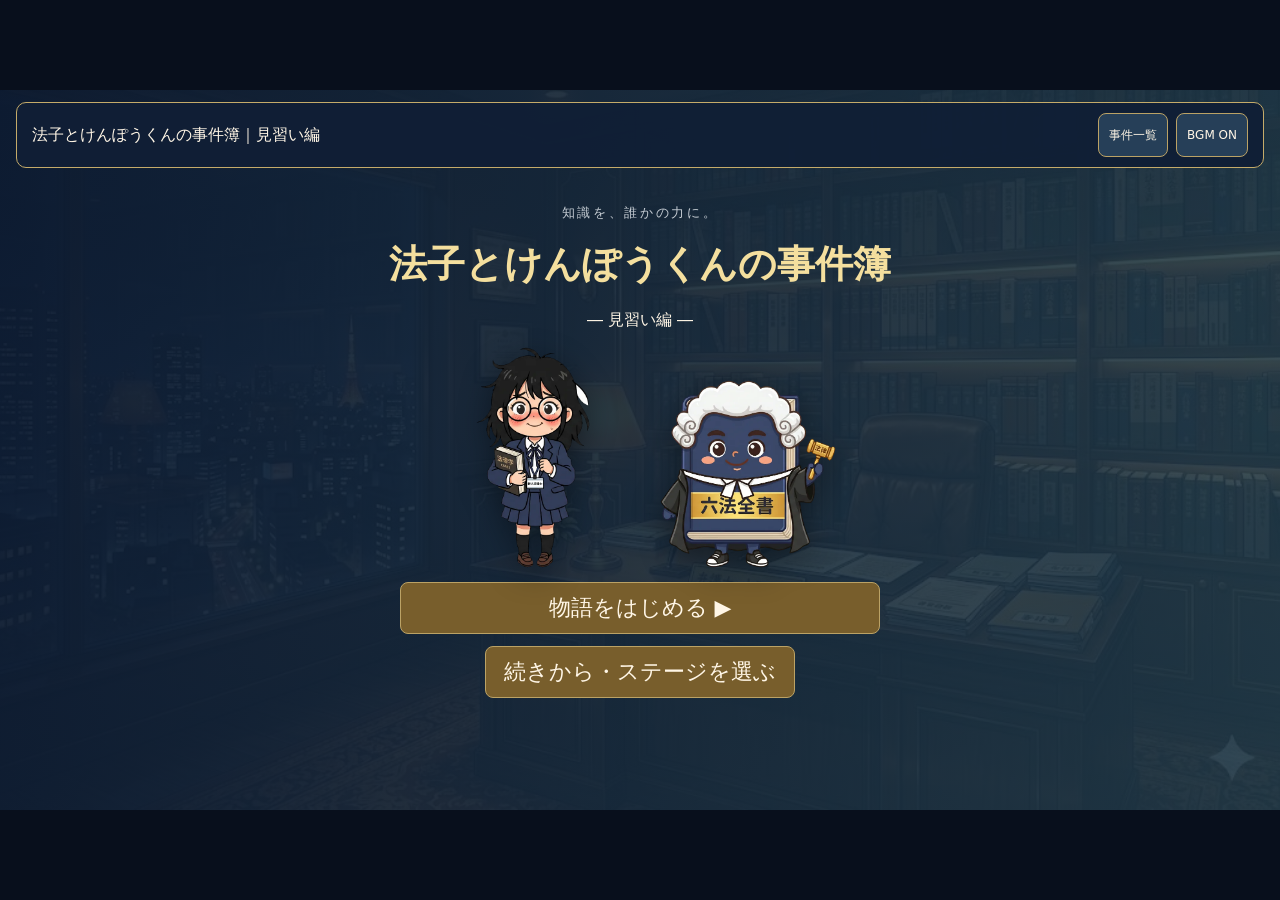
<file: index.html>
<!doctype html><html lang="ja"><meta charset="utf-8"><meta name="viewport" content="width=device-width,initial-scale=1"><title>法子とけんぽうくんの事件簿｜見習い編</title><link rel="stylesheet" href="game-v6/style.css?v=20261103-evidence1"><main id="game"><header><span>CASE 01　おばあちゃんと国民主権の謎</span><button id="home">事件一覧</button><button id="audio" aria-pressed="true">BGM ON</button></header><div id="phase">相棒との出会い</div><div id="cast"><div class="actor noriko" data-person="n"><div class="sprite" role="img" aria-label="法子"></div><span>法子</span></div><div class="actor sadako" data-person="s"><div class="sprite" role="img" aria-label="さだ子"></div><span>田中さだ子</span></div><div class="actor kenpo" data-person="k"><div class="sprite" role="img" aria-label="けんぽうくん"></div><span>けんぽうくん</span></div></div><section id="panel" aria-label="会話と問題"><div id="speaker"></div><p id="line" aria-live="polite"></p><div id="choices"></div><p id="feedback" role="status"></p><nav><span id="progress"></span><button id="next">相談を聞く ▶</button></nav></section><div id="start"></div></main><audio id="bgm" src="bgm_walk.mp3" loop preload="none"></audio><script src="game-v6/cases-data.js?v=20261103-evidence1"></script><script src="game-v6/game.js?v=20261103-evidence1"></script><script src="game-v6/journey-data.js?v=20261103-evidence1"></script><script src="game-v6/journey.js?v=20261103-evidence1"></script><script src="game-v6/article-data.js?v=20261103-evidence1"></script><script src="game-v6/minigame.js?v=20261103-evidence1"></script></html>
</file>
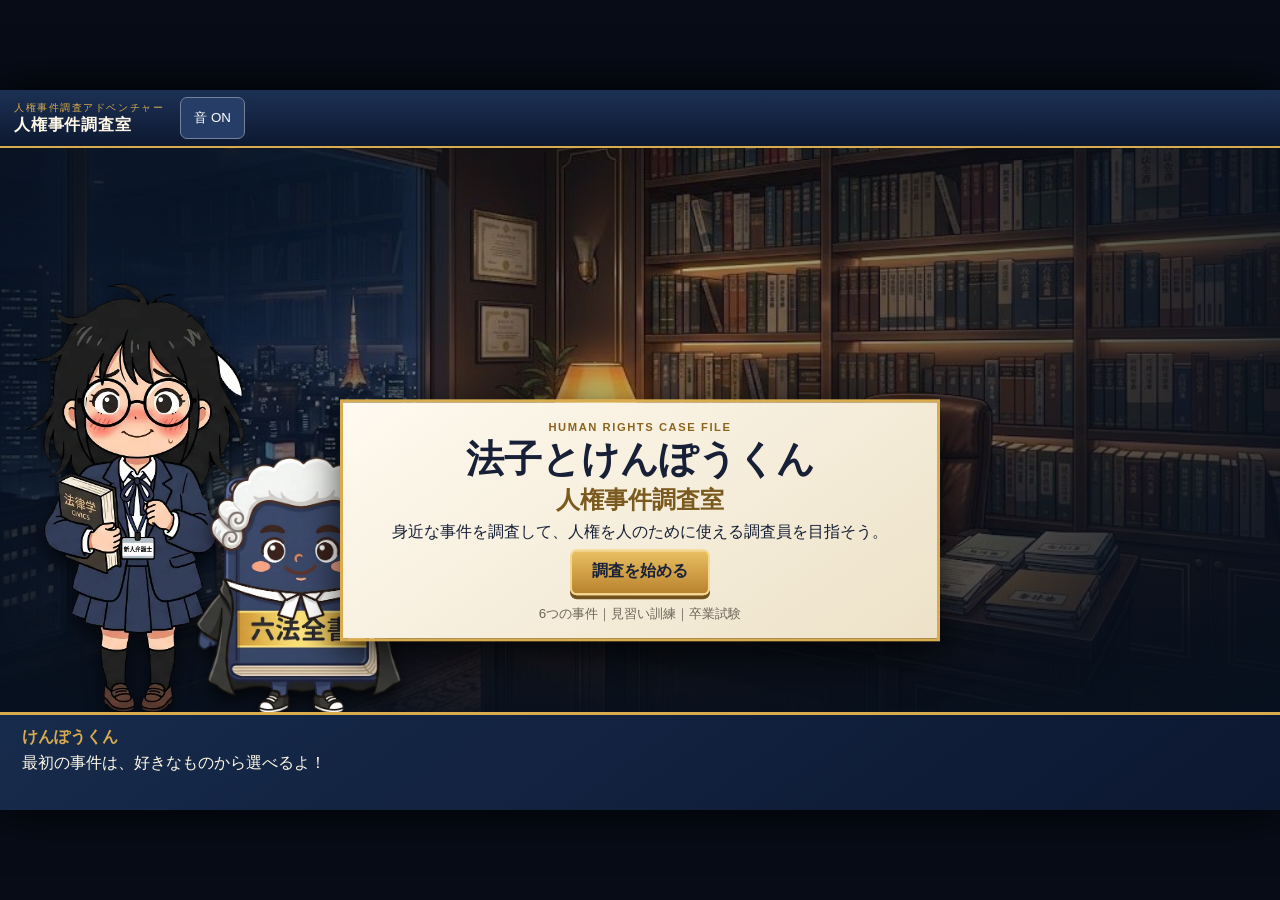
<file: app-v2/index.html>
<!doctype html>
<html lang="ja">
<head>
  <meta charset="utf-8">
  <meta name="viewport" content="width=device-width,initial-scale=1,viewport-fit=cover">
  <meta name="theme-color" content="#0d1830">
  <title>法子とけんぽうくん V2｜人権事件調査室</title>
  <link rel="stylesheet" href="preview-v4.css?v=20261011d">
</head>
<body>
  <main class="preview-shell">
    <header class="topbar">
      <button id="mapButton" class="top-button">事件一覧</button>
      <div class="title"><small>人権事件調査アドベンチャー</small><strong id="screenTitle">人権事件調査室</strong></div>
      <div class="top-actions">
        <button id="soundButton" class="top-button" aria-pressed="true">音 ON</button>
        <button id="resetButton" class="top-button">進行を最初から</button>
      </div>
    </header>
    <section class="growth" aria-label="法子の成長段階">
      <div class="growth-line"></div>
      <div id="growthSteps" class="growth-steps"></div>
      <div id="norikoMarker" class="noriko-marker"><img src="../images/noriko.webp" alt="現在地の法子"></div>
    </section>
    <section id="stage" class="stage" data-view="map">
      <div class="backdrop"></div>
      <img class="character noriko" src="../images/noriko.webp" alt="法子">
      <img id="client" class="character client" src="../images/sadako.webp" alt="依頼人" hidden>
      <img class="character kenpo" src="../images/kenpoukun.webp" alt="けんぽうくん">
      <section id="screen" class="screen"></section>
    </section>
    <footer class="dialogue" aria-live="polite"><b id="speaker">けんぽうくん</b><p id="message">すき間時間でも、好きな事件から調査できるよ！</p></footer>
  </main>
  <script src="questions.js?v=20261011d"></script>
  <script src="training-data.js?v=20261011d"></script>
  <script src="audio-v4.js?v=20261011d"></script>
  <script src="preview-v4.js?v=20261011d"></script>
</body>
</html>
</file>
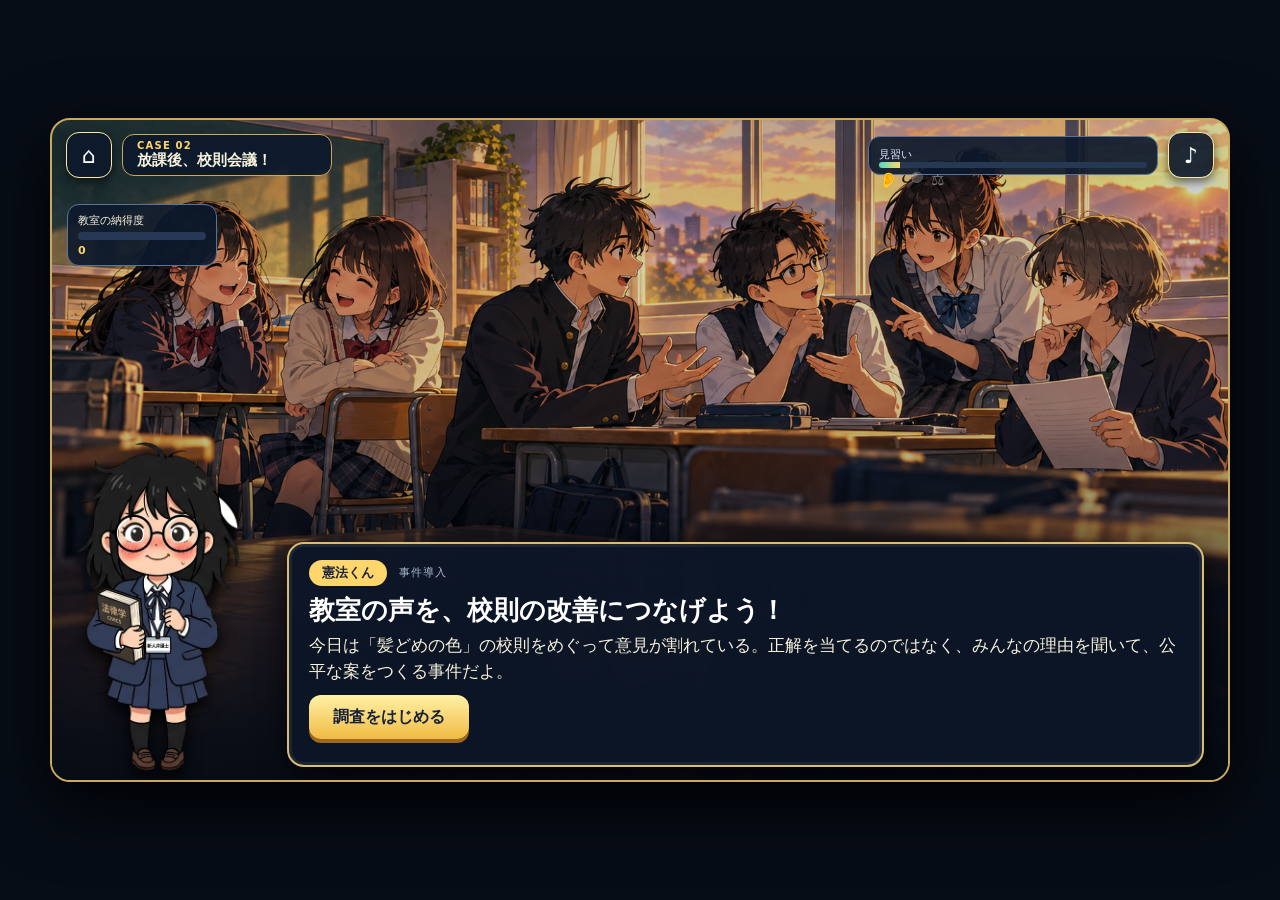
<file: app-v2/case2-next/index.html>
<!doctype html>
<html lang="ja">
<head>
  <meta charset="utf-8">
  <meta name="viewport" content="width=device-width,initial-scale=1,viewport-fit=cover">
  <meta name="theme-color" content="#101a2d">
  <title>法子と憲法くん V2 NEXT｜CASE 2</title>
  <link rel="stylesheet" href="styles.css">
</head>
<body>
  <main id="app" class="app" aria-live="polite">
    <section class="stage" id="stage">
      <div class="shade"></div>

      <header class="hud">
        <button id="homeBtn" class="icon-btn" aria-label="最初から">⌂</button>
        <div class="case-label"><small>CASE 02</small><strong>放課後、校則会議！</strong></div>
        <div class="growth" aria-label="法子の成長">
          <span class="growth-label">見習い</span>
          <div class="growth-track"><i id="growthBar"></i></div>
          <div id="skillIcons" class="skill-icons"><span class="on">👂</span><span>🔎</span><span>⚖️</span></div>
        </div>
        <button id="soundBtn" class="icon-btn" aria-label="音声切替">♪</button>
      </header>

      <div id="scene" class="scene"></div>
      <div id="reactionLayer" class="reaction-layer" aria-hidden="true"></div>

      <img id="noriko" class="noriko" src="../../images/noriko.webp" alt="見習い調査員の法子">

      <section id="panel" class="panel">
        <div class="speaker-row">
          <span id="speaker" class="speaker">憲法くん</span>
          <span id="stepLabel" class="step-label">事件導入</span>
        </div>
        <h1 id="headline">教室の声を、校則の改善につなげよう！</h1>
        <p id="message">今日は「髪どめの色」の校則をめぐって意見が割れている。正解を当てるのではなく、みんなの理由を聞いて、公平な案をつくる事件だよ。</p>
        <div id="content" class="content"></div>
        <div id="actions" class="actions">
          <button id="primaryBtn" class="primary">調査をはじめる</button>
        </div>
      </section>

      <aside class="class-meter" aria-label="教室の納得度">
        <span>教室の納得度</span>
        <div><i id="classBar"></i></div>
        <b id="classScore">0</b>
      </aside>
    </section>
  </main>

  <audio id="bgm" src="../../bgm_walk.mp3" loop preload="none"></audio>
  <audio id="seSelect" src="../se-select.mp3" preload="auto"></audio>
  <audio id="seMystery" src="../se-mystery.mp3" preload="auto"></audio>
  <audio id="seStamp" src="../se-stamp.mp3" preload="auto"></audio>
  <script src="game.js"></script>
</body>
</html>
</file>
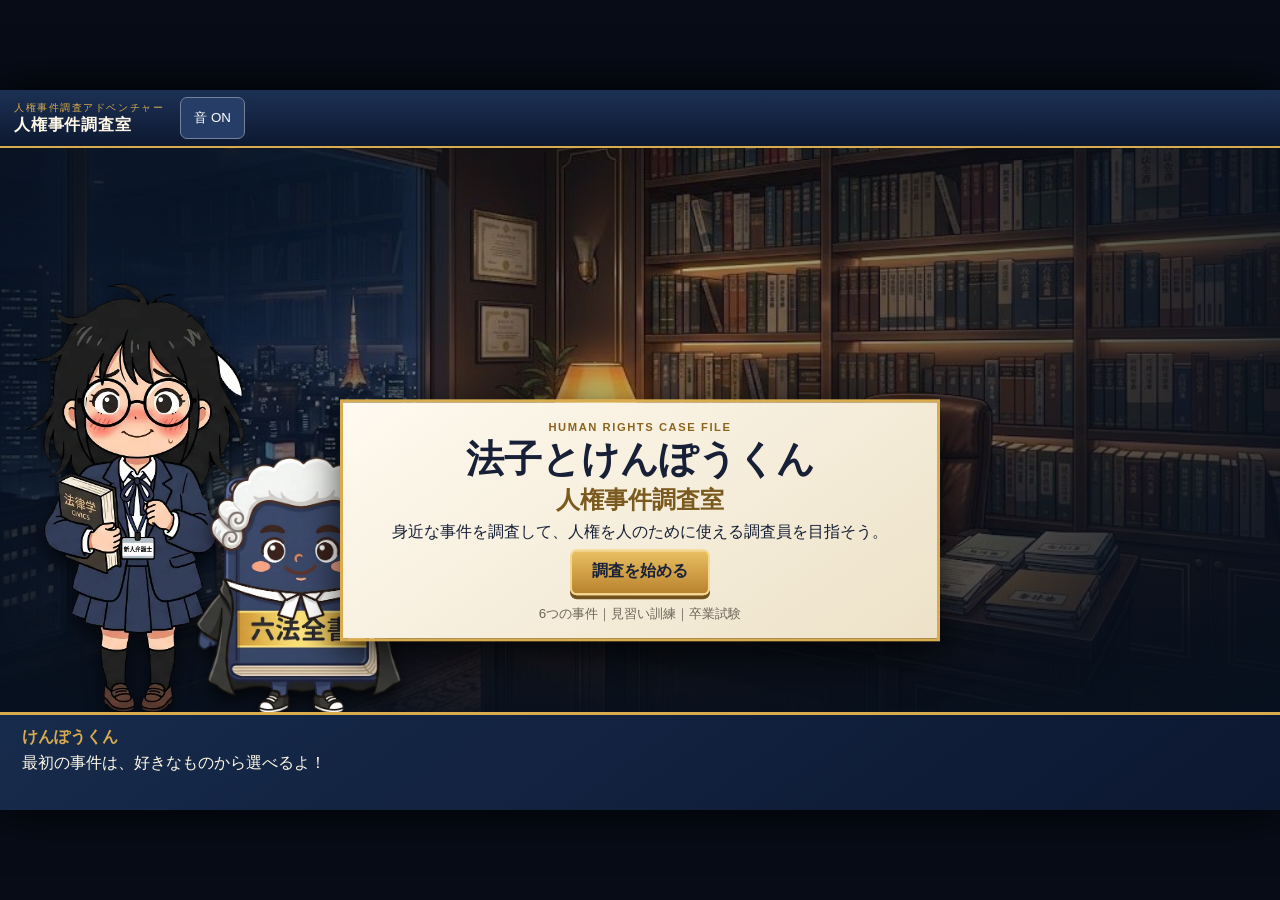
<file: app-v2/preview-v4.html>
<!doctype html>
<html lang="ja">
<head>
  <meta charset="utf-8">
  <meta name="viewport" content="width=device-width,initial-scale=1,viewport-fit=cover">
  <title>法子とけんぽうくん V2｜人権事件調査室</title>
  <link rel="stylesheet" href="preview-v4.css?v=20260929c">
</head>
<body>
  <main class="preview-shell">
    <header class="topbar">
      <button id="mapButton" class="top-button">事件一覧</button>
      <div class="title"><small>人権事件調査アドベンチャー</small><strong id="screenTitle">人権事件調査室</strong></div>
      <div class="top-actions">
        <button id="soundButton" class="top-button" aria-pressed="true">音 ON</button>
        <button id="resetButton" class="top-button">進行を最初から</button>
      </div>
    </header>
    <section class="growth" aria-label="法子の成長段階">
      <div class="growth-line"></div>
      <div id="growthSteps" class="growth-steps"></div>
      <div id="norikoMarker" class="noriko-marker"><img src="../images/noriko.webp" alt="現在地の法子"></div>
    </section>
    <section id="stage" class="stage" data-view="map">
      <div class="backdrop"></div>
      <img class="character noriko" src="../images/noriko.webp" alt="法子">
      <img id="client" class="character client" src="../images/sadako.webp" alt="依頼人" hidden>
      <img class="character kenpo" src="../images/kenpoukun.webp" alt="けんぽうくん">
      <section id="screen" class="screen"></section>
    </section>
    <footer class="dialogue"><b id="speaker">けんぽうくん</b><p id="message">すき間時間でも、好きな事件から調査できるよ！</p></footer>
  </main>
  <script src="questions.js?v=20260929c"></script>
  <script src="training-data.js?v=20260929c"></script>
  <script src="audio-v4.js?v=20260929c"></script>
  <script src="preview-v4.js?v=20260929c"></script>
</body>
</html>
</file>
<file: game-v6/style.css>
*{box-sizing:border-box}body{margin:0;background:#080f1c;color:#fff6e6;font-family:system-ui,'Noto Sans',sans-serif;min-height:100svh;display:grid;place-items:center}button{font:inherit;color:inherit;cursor:pointer;border:1px solid #bba265;background:#263f58;border-radius:8px;padding:10px 18px;min-height:44px}button:hover:not(:disabled),button:focus-visible{background:#3b6179;outline:2px solid #e4cb83}button:disabled{cursor:default}#game{position:relative;width:min(100vw,160vh);height:min(100svh,62.5vw);min-height:600px;overflow:hidden;background:linear-gradient(#0e213022,#0d1a3444),url('../images/bg/bg_polling.jpg') center/cover}header{position:absolute;inset:12px 16px auto;display:flex;align-items:center;gap:8px;padding:10px 15px;background:#101f36f5;border:1px solid #c5ab69;border-radius:10px;z-index:5}header span{flex:1}header button{font-size:12px;padding:6px 10px}#phase{position:absolute;left:28px;top:88px;padding:6px 14px;background:#163a48df;border-radius:5px;z-index:4;font-size:14px}#cast{position:absolute;inset:0}.actor{position:absolute;bottom:30%;width:24%;height:54%;transition:filter .2s,opacity .2s;filter:brightness(.78);transform-origin:bottom center}.noriko{left:6%}.sadako{left:39%;width:22%;height:47%}.kenpo{right:6%;width:21%;height:37%}.actor img,.sprite{width:100%;height:100%;object-fit:contain;object-position:center bottom;filter:drop-shadow(0 8px 6px #14213444)}.sprite{background-position:center bottom;background-size:contain;background-repeat:no-repeat}.noriko .sprite{background-image:url('../images/noriko.webp')}.kenpo .sprite{background-image:url('../images/kenpoukun.webp')}.actor span{display:none}.actor.active{filter:brightness(1);z-index:2}.actor.active .sprite,.actor.active img{filter:drop-shadow(0 0 10px #fff5)}#panel{position:absolute;bottom:14px;left:24px;right:24px;padding:20px 26px 15px;background:#101f36f5;border:2px solid #c5ab69;border-radius:12px;z-index:4;min-height:29%}#speaker{display:inline-block;background:#254e57;color:#fff3d8;border:1px solid #bba265;border-radius:6px;padding:5px 18px;margin-top:-40px;vertical-align:top;font-size:18px}#line{font-size:clamp(18px,1.65vw,25px);line-height:1.75;margin:8px 0;white-space:pre-line}nav{display:flex;align-items:center;justify-content:space-between;gap:15px;margin-top:12px}#progress{font-size:14px;color:#dec98b}#choices{display:grid;gap:8px}#choices button{text-align:left;line-height:1.5;background:#233c53;border-color:#6d8596}#choices button.ok{background:#1b655e;border:2px solid #99ddd0}#choices button.ng{background:#6c3141}#feedback{line-height:1.6;color:#bee7df;margin:10px 0 0;font-size:16px}#start{position:absolute;inset:0;z-index:10;background:#101f36ee;display:flex;flex-direction:column;align-items:center;justify-content:center;text-align:center;padding:30px;gap:16px}#start p{margin:0;line-height:1.7}#start h1{font-size:clamp(22px,3vw,38px)}#start small{color:#c6cdd4;line-height:1.6}#start button{background:#785e2c;font-size:22px}#game.question #panel{left:36%;top:100px;bottom:16px;overflow:auto;padding:22px}#game.question #line{font-size:clamp(17px,1.45vw,23px);line-height:1.65}#game.question .sadako{opacity:0}#game.question .noriko{left:3%;height:40%;width:16%;bottom:7%}#game.question .kenpo{left:7%;right:auto;width:24%;height:37%;bottom:48%}#game.question #phase{left:24px}#game.question #speaker{margin-top:0}#game.question #choices button{font-size:clamp(16px,1.35vw,21px)}.bounce{animation:hop .45s ease-out}.shake{animation:shake .4s ease-in-out}.reveal{animation:reveal .35s ease-out}@keyframes hop{0%,100%{transform:translateY(0)}45%{transform:translateY(-20px)}}@keyframes shake{0%,100%{transform:translateX(0)}30%{transform:translateX(-10px)}70%{transform:translateX(10px)}}@keyframes reveal{from{opacity:.5;transform:translateY(8px)}to{opacity:1;transform:translateY(0)}}.still *{animation:none!important;transition:none!important}@media(prefers-reduced-motion:reduce){*{animation:none!important;transition:none!important}}@media(max-width:700px){#game{width:100%;height:100svh;min-height:680px}header{flex-wrap:wrap;gap:4px;inset:6px}header span{flex-basis:100%;font-size:13px}header button{min-height:38px}#phase{top:108px;font-size:12px}.actor{bottom:40%;height:35%}.sadako{height:32%}.kenpo{height:25%}#panel{left:10px;right:10px;bottom:10px;padding:16px;min-height:36%}#game.question #panel{left:10px;right:10px;top:37%;bottom:10px}#game.question .noriko{height:20%;bottom:65%;left:12%;width:20%}#game.question .kenpo{height:20%;bottom:65%;left:55%;width:23%}#line{font-size:18px}#choices button{padding:9px 12px}}
#game:not(.original) .noriko{width:30%;left:2%}#game:not(.original) .kenpo{width:26%;right:3%}#game:not(.original) .sprite{position:absolute;bottom:0;height:auto;aspect-ratio:1;background-image:var(--expression-sheet);background-size:300% 200%;background-position:0 0}#game:not(.original) .kenpo .sprite{background-position:0 100%}#game:not(.original) [data-pose="1"] .sprite{background-position-x:50%}#game:not(.original) [data-pose="2"] .sprite{background-position-x:100%}#game.question:not(.original) .noriko{width:27%;left:2%}#game.question:not(.original) .kenpo{width:29%;left:3%;right:auto}@media(max-width:700px){#game:not(.original) .noriko{width:35%;left:0}#game:not(.original) .kenpo{width:28%;right:1%}#game.question:not(.original) .noriko{width:25%;left:12%}#game.question:not(.original) .kenpo{width:25%;left:56%}}
#game:not(.original) .noriko .sprite{aspect-ratio:512/540;background-size:300% 189.63%}#game:not(.original) .kenpo .sprite{aspect-ratio:512/484;background-size:300% 211.57%}
.sadako .sprite{background-image:url('../images/sadako.webp')}#game:not(.original) .sadako .sprite{background-image:url('assets/sadako-expressions.webp');background-size:300% 200%;aspect-ratio:1;background-position:0 0}#game:not(.original) .sadako[data-pose="1"] .sprite{background-position:50% 0}#game:not(.original) .sadako[data-pose="2"] .sprite{background-position:100% 0}#game:not(.original) .sadako[data-pose="3"] .sprite{background-position:0 100%}#game:not(.original) .sadako[data-pose="4"] .sprite{background-position:50% 100%}#game:not(.original) .sadako[data-pose="5"] .sprite{background-position:100% 100%}#game:not(.original) .sadako{width:29%;left:35.5%}
#game.question:not(.original) .noriko{width:22%;left:5%}#game.question:not(.original) .kenpo{width:24%;left:5%;bottom:50%}@media(max-width:700px){#game.question:not(.original) .noriko{width:25%;left:12%}#game.question:not(.original) .kenpo{width:25%;left:56%;bottom:65%}}

#game.evidence #panel{min-height:38%}#game.evidence .actor{bottom:41%}#game.evidence #choices{grid-template-columns:repeat(3,1fr)}#game.evidence #choices button{text-align:center;font-weight:600}#game.evidence #line{font-size:clamp(18px,1.55vw,24px)}#game.evidence #feedback{color:#e6d6a2}@media(max-width:700px){#game.evidence #panel{min-height:48%;max-height:56%;overflow:auto}#game.evidence .actor{bottom:54%}#game.evidence #choices{grid-template-columns:1fr}#game.evidence #choices button{padding:6px 10px}}
.case-grid{width:min(900px,100%);display:grid;grid-template-columns:1fr 1fr;gap:12px}.case-grid button{font-size:18px!important;min-height:75px!important;text-align:left;background:#24465b!important}#start{overflow:auto}.original[data-client="kenta"] .sadako .sprite{background-image:url('../images/kenta.webp')}.original[data-client="haruka"] .sadako .sprite{background-image:url('../images/haruka.webp')}.original[data-client="takashi"] .sadako .sprite{background-image:url('../images/takashi.webp')}.original[data-client="ojii"] .sadako .sprite{background-image:url('../images/ojii.webp')}.original[data-client="misaki"] .sadako .sprite{background-image:url('../images/misaki.webp')}
#game:not(.original):not([data-client="sadako"]) .sadako .sprite{background-image:url('assets/clients-three.webp');background-size:300% 300%;background-position:0 0;aspect-ratio:1}#game:not(.original)[data-client="haruka"] .sadako .sprite{background-position-x:50%}#game:not(.original)[data-client="takashi"] .sadako .sprite{background-position-x:100%}#game:not(.original)[data-client="ojii"] .sadako .sprite,#game:not(.original)[data-client="misaki"] .sadako .sprite{background-image:url('assets/clients-two.webp');background-size:200% 300%}#game:not(.original)[data-client="misaki"] .sadako .sprite{background-position-x:100%}#game:not(.original):not([data-client="sadako"]) .sadako[data-pose="1"] .sprite{background-position-y:50%}#game:not(.original):not([data-client="sadako"]) .sadako[data-pose="2"] .sprite{background-position-y:100%}
@media(max-width:1000px){header{flex-wrap:wrap;padding:7px 10px;gap:4px}header span{flex-basis:100%;font-size:14px}header button{min-height:36px;padding:6px 8px}#phase{top:112px}#game.question #panel{top:122px}}@media(max-width:700px){.case-grid{grid-template-columns:1fr;gap:8px}.case-grid button{font-size:16px!important;min-height:54px!important}#game.question #panel{top:38%}#start{justify-content:flex-start;padding-top:25px;gap:12px}#start h1{margin:10px 0}header button{font-size:11px}#phase{top:112px}}
.prosecutor{display:none;right:5%;width:25%;height:55%;bottom:30%}.prosecutor .sprite{background:url('../images/keiji.webp') center bottom/contain no-repeat!important}#game.journey .sadako{display:none}#game.journey:not(.question) .noriko{left:12%;width:31%}#game.journey:not(.question) .kenpo{right:15%;width:27%}#game.journey.reveal-prosecutor .prosecutor{display:block}#game.journey.reveal-prosecutor .kenpo{right:34%;width:22%}#game.journey.reveal-prosecutor .noriko{left:3%;width:30%}#game.journey.graduation-celebrate .noriko .sprite{background:url('../images/noriko_clear.webp') center bottom/contain no-repeat!important;aspect-ratio:2}#game.journey.graduation-celebrate .noriko{width:48%;left:0}.journey-actions{display:flex;gap:12px;width:min(900px,100%)}.journey-actions button{flex:1;font-size:18px!important;min-height:60px!important;background:#65512b!important}.journey-actions button:disabled{opacity:.5;cursor:default}#memory-map,#certificate{position:absolute;left:9%;right:9%;top:17%;bottom:35%;z-index:3;display:grid;grid-template-columns:1fr 1fr;gap:12px;background:#101f36e8;border:1px solid #d1b76f;border-radius:12px;padding:18px}.memory-card{border:1px solid #718d9e;background:#24465b;border-radius:9px;padding:13px;display:flex;flex-direction:column;justify-content:center;gap:6px}.memory-card strong{color:#f1d78e;font-size:19px}.memory-card span{font-size:15px;line-height:1.5}#game.map-mode .actor{display:none}#game.map-mode #panel{min-height:26%}#certificate{display:flex;flex-direction:column;justify-content:center;align-items:center;text-align:center;gap:12px}#certificate h2{font-size:44px;color:#e5c778}#certificate p{font-size:21px}#certificate small{color:#c8d0d8;line-height:1.6}@media(max-width:1000px){#memory-map,#certificate{top:20%}.memory-card strong{font-size:17px}.memory-card span{font-size:14px}}@media(max-width:700px){.journey-actions{flex-direction:column;gap:8px}.journey-actions button{min-height:48px!important;font-size:16px!important}#game.journey:not(.question) .noriko{width:38%;left:3%}#game.journey:not(.question) .kenpo{width:33%;right:5%}#memory-map{left:10px;right:10px;top:20%;bottom:40%;gap:7px;padding:8px}.memory-card{padding:8px}.memory-card strong{font-size:14px}.memory-card span{font-size:12px}#certificate{left:10px;right:10px;top:21%;bottom:40%;padding:12px}#certificate h2{font-size:30px}#certificate p{font-size:17px}#game.journey.reveal-prosecutor .prosecutor{height:37%;bottom:40%;width:30%}#game.journey.reveal-prosecutor .kenpo{right:34%;width:25%}#game.journey.reveal-prosecutor .noriko{width:30%;left:0}}
.scene-preview-actions{width:min(900px,100%);display:grid;grid-template-columns:1fr 1fr;gap:8px;padding:10px;border:1px solid #8cc6d0;border-radius:10px;background:#153a48}.scene-preview-actions small{grid-column:1/-1;color:#d6edf1}.scene-preview-actions button{font-size:18px!important;background:#285f70!important;min-height:50px!important}.scene-preview-actions button:hover{background:#34788b!important}@media(max-width:700px){.scene-preview-actions button{font-size:15px!important}}
#start.title-page{background:linear-gradient(100deg,#0d1b31f5,#203b4bdd),url('../images/bg/bg_prologue.jpg') center/cover;justify-content:center;gap:12px}.title-page>h1{font-size:clamp(25px,3vw,43px);color:#f4df9e;margin:4px 0}.title-page>small{letter-spacing:.2em;color:#d6dfe5}.title-cast{height:clamp(160px,25vh,240px);display:flex;justify-content:center;gap:35px;width:min(500px,90%)}.title-figure{height:100%;width:180px;background-position:center bottom;background-repeat:no-repeat;background-size:contain;filter:drop-shadow(0 7px 15px #0006)}.title-noriko{background-image:url('../images/noriko.webp')}.title-kenpo{background-image:url('../images/kenpoukun.webp')}.title-start{width:min(480px,90%);background:#785e2c!important;font-size:22px!important}.title-preview{font-size:14px;color:#c3d9df;margin-top:6px}.title-preview summary{cursor:pointer;padding:8px}.title-preview button{font-size:14px!important;min-height:40px!important;margin:5px;background:#24576b!important}.stage-extras{display:flex;gap:10px}.stage-extras button{font-size:14px!important;min-height:42px!important;background:#253b50!important}@media(max-width:700px){#start.title-page{justify-content:flex-start;padding-top:32px}.title-cast{height:180px}.title-page>h1{font-size:25px}.journey-actions button{font-size:15px!important}}
.ending-stage{width:min(900px,100%)}.ending-stage button{width:100%;min-height:58px!important;font-size:18px!important;background:#2a5d60!important}.ending-stage button:disabled{background:#374550!important;opacity:.65}
@media(min-width:701px){#game{width:min(100vw,177.7778svh);height:min(100svh,56.25vw);min-height:0}}@media(min-width:701px) and (max-height:800px){#memory-map{top:18%;bottom:36%;padding:10px;gap:8px}.memory-card{padding:8px}.memory-card strong{font-size:16px}.memory-card span{font-size:12px;line-height:1.35}#certificate{top:18%;bottom:36%}#game.evidence #panel{padding:14px 20px}#game.evidence #line{font-size:18px;line-height:1.55}#game.evidence #feedback{font-size:14px}#game.evidence nav{margin-top:8px}.actor.noriko{height:53%}.title-cast{height:clamp(130px,24vh,210px)}}

/* Keep BGM controls reachable above the title and stage selector. */
header{z-index:20}

#test-notice{position:absolute;right:24px;top:82px;z-index:21;background:#503b20ed;border:1px solid #d8bc7d;border-radius:6px;padding:5px 12px;font-size:13px;pointer-events:none}.test-tools{display:flex;flex-wrap:wrap;justify-content:center;gap:8px}.test-tools button{font-size:14px!important;min-height:44px;background:#254d60!important}@media(max-width:700px){#test-notice{top:74px;font-size:11px;right:12px}.test-tools button{font-size:12px!important}header span{font-size:11px}header{gap:4px;padding:7px}header button{padding:6px}}

.test-applied{font-size:14px;max-width:90%}.test-applied summary{cursor:pointer;padding:8px}.test-applied button{font-size:13px!important;margin:4px}.test-tools{max-width:900px}#start:has(.test-tools){overflow:auto;justify-content:flex-start;padding-top:110px;gap:10px}#start.title-page:has(.test-tools){padding-top:90px}#start:has(.test-tools) h1{margin:5px}.title-page:has(.test-tools) .title-cast{height:140px;min-height:140px}
/* Graduation title: persistent, large and readable, with a short arrival. */
#rank-award{position:absolute;left:20%;right:20%;top:20%;min-height:30%;z-index:4;text-align:center;padding:22px 24px;color:#fff4d5;background:radial-gradient(ellipse at 50% 0,#92723966,transparent 80%),linear-gradient(135deg,#142c46fa,#101e34fa);border:2px solid #e7c46e;border-radius:16px;box-shadow:0 0 0 6px #dfbf6a22,0 20px 50px #0008;animation:award-arrive .65s cubic-bezier(.16,.8,.2,1) both;overflow:hidden}#rank-award:before,#rank-award:after{content:'';position:absolute;top:19%;bottom:19%;width:8px;border:2px solid #d8b75d;opacity:.65}#rank-award:before{left:12px;border-right:0;border-radius:70% 0 0 70%}#rank-award:after{right:12px;border-left:0;border-radius:0 70% 70% 0}#rank-award h2{font-size:clamp(28px,3.6vw,54px);line-height:1.4;letter-spacing:.06em;margin:14px 0;text-shadow:0 3px 15px #0009;overflow-wrap:anywhere}.award-label{font-size:clamp(16px,1.4vw,24px);letter-spacing:.35em;margin:0;color:#ffe2a0}.award-score{margin:0;font-size:clamp(15px,1.5vw,23px);color:#dce9ee}#rank-award[data-tier=silver]{border-color:#c8e0ed;background:radial-gradient(ellipse at 50% 0,#b8dbed44,transparent 80%),linear-gradient(135deg,#20394d,#101e34)}#rank-award[data-tier=bronze]{border-color:#d7a872;background:radial-gradient(ellipse at 50% 0,#b47e4e44,transparent 80%),linear-gradient(135deg,#3f3342,#101e34)}.rank-scene .noriko{left:2%;width:17%;height:32%;bottom:34%}.rank-scene .kenpo{right:2%;width:17%;height:28%;bottom:34%}#certificate .certificate-title{font-size:clamp(22px,2.4vw,38px);font-weight:800;color:#ffe3a1;line-height:1.4}@keyframes award-arrive{0%{opacity:0;transform:scale(1.18) translateY(-8px);filter:brightness(1.7)}65%{transform:scale(.98)}100%{opacity:1;transform:scale(1);filter:brightness(1)}}
/* Constitutional word targets. All text remains native HTML. */
.article-entry{font-size:16px!important;background:#245869!important;max-width:90%;margin-top:4px}.article-entry:disabled{opacity:.65}.article-game .sadako,.article-game .prosecutor{display:none!important}.article-game .noriko{left:2%;width:17%;height:31%;bottom:25%}.article-game .kenpo{right:2%;width:17%;height:27%;bottom:26%}.article-game #panel{min-height:0;padding:12px 22px}.article-game #line{font-size:clamp(16px,1.5vw,22px);line-height:1.5;margin:4px 0}.article-game #feedback{font-size:clamp(13px,1.1vw,17px);line-height:1.5;margin:5px 0}.article-game nav{margin-top:6px}.article-game #speaker{font-size:15px;margin-top:-32px}.article-screen{position:absolute;left:21%;right:21%;top:18%;bottom:29%;z-index:4;display:flex;flex-direction:column;gap:14px}.article-question{text-align:center;color:#fff6df;background:#102139f0;border:1px solid #d5b96c;border-radius:12px;padding:10px 16px}.article-question small{color:#f1ce7d;font-size:14px}.article-text{font-size:clamp(17px,1.75vw,26px);line-height:1.65;margin:5px 0}.article-blank{display:inline-block;min-width:2.8em;margin:0 .15em;padding:0 .4em;background:#e1c16d;color:#102139;border-radius:6px;font-weight:800;box-shadow:0 0 15px #f3d97744}.article-targets{display:grid;grid-template-columns:repeat(3,minmax(0,1fr));align-items:center;flex:1;gap:12px;padding:8px 0;min-height:94px}.word-target{position:relative;min-height:78px;max-width:100%;border-radius:50%;border:2px solid #ebcf85;background:radial-gradient(ellipse at 50% 30%,#376a7d,#173448);font-size:clamp(17px,1.7vw,25px);font-weight:700;line-height:1.5;padding:12px 9px;box-shadow:0 0 0 6px #efca6b22,0 8px 18px #0007;animation:target-float 4.6s ease-in-out infinite;animation-delay:var(--delay);overflow-wrap:anywhere}.word-target:hover,.word-target:focus-visible{animation-play-state:paused}.targets-stopped .word-target{animation:none}.word-target.target-correct{background:#216957;border-color:#a6f1cc;box-shadow:0 0 0 6px #8affc033,0 0 30px #8affc066}.word-target.target-wrong{border-color:#d5939f;background:#603343;opacity:.7}.word-target:disabled{cursor:default}.article-intro,.article-result{align-items:center;justify-content:center;text-align:center;background:#102139e8;border:1px solid #d5b96c;border-radius:14px;padding:20px;color:#fff1d5}.article-screen h2{font-size:clamp(26px,3vw,48px);margin:10px 0;line-height:1.4}.article-screen p{white-space:pre-line;line-height:1.65}.article-intro>p:not(.article-eyebrow),.article-result>p{font-size:clamp(16px,1.5vw,24px);margin:6px 0}.article-eyebrow{font-size:13px!important;letter-spacing:.12em;color:#e4c77c}.article-result h2{font-size:clamp(38px,5vw,76px);color:#ffe2a0}.article-best{color:#b7ebe0}.word-shot{position:absolute;z-index:7;width:15px;height:15px;margin:-7px 0 0 -7px;border-radius:50%;background:#fff6b8;box-shadow:0 0 8px 4px #fff7b8,0 0 30px 10px #e5c56999;pointer-events:none;animation:word-flight .6s ease-out forwards}.shot-miss{background:#f3b1a8;box-shadow:0 0 20px 7px #ec9b9988}@keyframes word-flight{0%{transform:translate(0,0) scale(.6);opacity:1}80%{opacity:1}100%{transform:translate(var(--dx),var(--dy)) scale(1.8);opacity:0}}@keyframes target-float{0%,100%{transform:translateY(-6px)}50%{transform:translateY(6px)}}
@media(max-height:760px) and (min-width:701px){#rank-award{padding:14px 18px;top:18%;min-height:30%}#rank-award h2{margin:9px 0}.article-screen{gap:8px;top:19%;bottom:31%}.article-game #panel{padding:10px 18px}.article-game #line{font-size:17px}.article-game #feedback{font-size:13px}.word-target{min-height:64px}.article-question{padding:7px 12px}.article-text{font-size:18px}.article-game #progress{font-size:12px}.article-game #next{font-size:14px}}
@media(max-width:700px){#rank-award{left:5%;right:5%;top:20%;padding:16px}#rank-award h2{font-size:29px}.rank-scene .noriko,.rank-scene .kenpo{opacity:.25}.article-screen{left:5%;right:5%;top:20%;bottom:34%}.article-game .noriko,.article-game .kenpo{opacity:.2}.article-game #panel{left:10px;right:10px;max-height:33%;overflow:auto}.article-text{font-size:18px}.word-target{min-height:68px;font-size:18px}.article-screen h2{font-size:28px}}
@media(prefers-reduced-motion:reduce){#rank-award,.word-target,.word-shot{animation:none!important}.word-shot{display:none}}
#game.article-game.journey:not(.question) .noriko{left:2%;width:17%;height:31%;bottom:25%}#game.article-game.journey:not(.question) .kenpo{right:2%;width:17%;height:27%;bottom:26%}#game.rank-scene.journey:not(.question) .noriko{left:2%;width:17%;height:32%;bottom:34%}#game.rank-scene.journey:not(.question) .kenpo{right:2%;width:17%;height:28%;bottom:34%}
#game.rank-scene.journey .noriko .sprite{background:var(--expression-sheet) 100% 0/300% 200% no-repeat!important;aspect-ratio:1}

#game{--expression-sheet:url('assets/expressions.webp')}
.article-modes{display:flex;gap:12px;justify-content:center;margin:12px}.article-modes button{padding:12px 20px}.article-modes .selected{background:#17616e;outline:3px solid #ffe18a}.article-bank-button{font-size:15px;padding:8px 16px}.article-typing{display:flex;gap:14px;align-items:center;justify-content:center;margin:32px auto}.article-typing input{width:min(440px,55vw);font:700 26px sans-serif;padding:14px;border:3px solid #edcd75;border-radius:12px;background:#fff9e6;color:#142a40}.article-typing button{font-size:22px;padding:14px 24px;background:#126b78}.article-catalog{overflow:auto;max-height:62%;background:#10273bf2!important;padding:22px!important;text-align:left!important}.article-catalog details{padding:12px;border-bottom:1px solid #c7ac64}.article-catalog summary{cursor:pointer;line-height:1.7}.article-catalog p{font-size:16px!important;line-height:1.8}.article-intro .article-modes+button{margin-bottom:5px}.article-intro h2{margin:10px 0!important}@media(max-width:700px){.article-typing input{font-size:20px}.article-typing button{font-size:17px}.article-modes button{padding:10px;font-size:15px}}
</file>
<file: app-v2/preview-v4.css>
:root{--navy:#0d1830;--navy2:#182d52;--ivory:#fff8e7;--paper:#f5ecd5;--gold:#d7ab4e;--teal:#4ca79d;--coral:#d87665;--ink:#172037}
.top-actions{display:flex;gap:7px}.top-button[aria-pressed="false"]{opacity:.62}
*{box-sizing:border-box}html,body{margin:0;width:100%;height:100%;overflow:hidden;background:#070c17;font-family:"Hiragino Kaku Gothic ProN","Yu Gothic",sans-serif}body{display:grid;place-items:center}.preview-shell{position:relative;width:min(100vw,177.777vh);height:min(100vh,56.25vw);overflow:hidden;background:var(--navy);color:var(--ivory);box-shadow:0 0 45px #000}.topbar{height:58px;padding:6px 14px;display:grid;grid-template-columns:auto 1fr auto;align-items:center;gap:16px;background:linear-gradient(#1c3155,#0d1830);border-bottom:2px solid var(--gold);position:relative;z-index:40}.title small{display:block;color:var(--gold);font-size:.65rem;letter-spacing:.15em}.title strong{font-family:serif;letter-spacing:.05em}.top-button{min-height:42px;padding:0 13px;border:1px solid #75829b;border-radius:7px;background:#263e67;color:#fff;cursor:pointer}.growth{position:absolute;z-index:35;top:58px;left:0;right:0;height:74px;padding:9px 10%;background:linear-gradient(180deg,#0b1731ee,#0b1731bb);border-bottom:1px solid #d7ab4e88}.growth-line{position:absolute;left:14%;right:14%;top:31px;height:5px;border-radius:4px;background:#55627c}.growth-line:after{content:"";display:block;width:var(--growth,0%);height:100%;background:linear-gradient(90deg,#4ca79d,#f1cf75);box-shadow:0 0 12px #f1cf75}.growth-steps{position:relative;display:grid;grid-template-columns:repeat(5,1fr);z-index:2}.growth-step{text-align:center;color:#8994a8;font-size:.66rem}.growth-step i{display:grid;place-items:center;width:31px;height:31px;margin:auto;border-radius:50%;border:2px solid #69758c;background:#26354e;color:#aab2c2;font-style:normal;font-weight:800}.growth-step.done i,.growth-step.current i{border-color:#f1cf75;background:#d7ab4e;color:#18213a;box-shadow:0 0 12px #f1cf7588}.growth-step b{display:block;margin-top:2px}.noriko-marker{position:absolute;z-index:4;top:4px;left:var(--marker,10%);width:48px;height:48px;border:3px solid #fff1b6;border-radius:50%;overflow:hidden;background:#fff1d7;box-shadow:0 3px 13px #000c;transform:translateX(-50%);transition:left .8s cubic-bezier(.22,1.4,.45,1)}.noriko-marker img{width:155%;max-width:none;margin-left:-28%;margin-top:-3%;filter:drop-shadow(0 2px 2px #0005)}.stage{position:absolute;inset:132px 0 98px;isolation:isolate}.backdrop{position:absolute;inset:0;z-index:-4;background:linear-gradient(90deg,#07101fe0,#07101f55 48%,#07101fd8),url("../images/bg/bg_office.jpg") center/cover}.stage[data-view="training"] .backdrop{background-image:linear-gradient(90deg,#07101fe0,#07101f55 48%,#07101fd8),url("../images/bg/bg_archive.jpg")}.stage[data-view="case1"] .backdrop{background-image:linear-gradient(90deg,#07101fe0,#07101f55 48%,#07101fd8),url("case01.webp")}.backdrop:after{content:"";position:absolute;inset:0;background:linear-gradient(transparent 60%,#06101ed9)}.character{position:absolute;bottom:-1%;max-height:68%;filter:drop-shadow(0 8px 9px #000a);transition:.3s}.noriko{left:1.5%}.client{right:1.5%}.kenpo{left:15%;max-height:40%}.screen{position:absolute;inset:0;z-index:5}.panel,.work-panel{position:absolute;background:linear-gradient(145deg,#fffaf0,#ede2c8);color:var(--ink);border:3px solid var(--gold);box-shadow:0 14px 36px #000b}.panel{left:50%;top:49%;width:min(650px,58%);transform:translate(-50%,-50%);padding:20px 24px;text-align:center}.panel h1{margin:.1em 0;font:700 clamp(1.7rem,3.2vw,2.8rem)/1.17 serif}.panel h2,.work-panel h2{font-family:serif;margin:.25em 0}.work-panel{inset:3% 17%;padding:16px 19px;overflow:auto}.eyebrow,.mini-label{color:#8c641e;font-size:.7rem;font-weight:700;letter-spacing:.14em}.primary,.secondary,.choice,.case-card,.timeline-card{min-height:46px;border-radius:7px;font:inherit;cursor:pointer}.primary{padding:9px 20px;border:2px solid #f5d78d;background:linear-gradient(#e9bf61,#b9832e);color:#19223a;font-weight:700;box-shadow:0 4px 0 #73511b}.secondary{padding:9px 16px;border:1px solid #77859e;background:#263e67;color:#fff}.screen-actions{display:flex;gap:8px;justify-content:center;flex-wrap:wrap;margin-top:13px}.case-grid{display:grid;grid-template-columns:repeat(3,1fr);gap:9px;margin-top:12px}.case-card{padding:10px;text-align:left;background:#fffaf0;border:2px solid #b99c5b;color:var(--ink)}.case-card small{display:block;color:#8d6b27}.case-card b{display:block;margin:3px 0;font-family:serif}.case-card.completed{border-color:var(--teal);box-shadow:inset 0 0 0 2px #4ca79d44}.case-card .meta{font-size:.67rem;color:#6c6458}.training-grid{display:grid;grid-template-columns:1fr 1fr;gap:9px;margin:12px 0}.training-card{padding:12px;text-align:left;background:#fff;border:2px solid #c7b27b;color:var(--ink);cursor:pointer}.training-card b{display:block;color:#7a5a1e}.timeline{display:grid;grid-template-columns:repeat(5,1fr);gap:6px;margin:10px 0}.timeline-slot{min-height:54px;padding:7px;border:2px dashed #a79368;background:#eee5d1;font-size:.68rem}.timeline-slot.filled{border-style:solid;border-color:var(--teal);background:#d8f0e9}.timeline-options{display:grid;grid-template-columns:repeat(3,1fr);gap:8px}.timeline-card{padding:9px;background:#fffaf0;border:2px solid #c7b27b;color:var(--ink);text-align:left}.timeline-card b,.timeline-card small{display:block}.timeline-card small{color:#8c641e}.feedback{min-height:42px;margin:9px 0;padding:9px 11px;background:#e7ddc6;border-left:5px solid var(--teal)}.knowledge-grid,.policy-grid,.answer-grid{display:grid;grid-template-columns:repeat(3,1fr);gap:9px;margin:11px 0}.choice{padding:10px;background:#fffaf1;color:var(--ink);border:2px solid #c7b27b;text-align:left}.choice.correct{background:#d8f0e9;border-color:#2d8d7e}.choice.wrong{background:#f3d7d1;border-color:#bd5f51}.case-progress{display:flex;gap:5px;justify-content:center}.case-progress i{width:10px;height:10px;border-radius:50%;background:#9f9a8f}.case-progress i.on{background:#d7ab4e}.stamp{display:inline-block;padding:8px 15px;border:5px double #a42f2f;color:#a42f2f;font:700 1.3rem serif;transform:rotate(-5deg)}.dialogue{position:absolute;z-index:40;left:0;right:0;bottom:0;height:98px;padding:12px 22px;background:linear-gradient(145deg,#172b4c,#0c1730);border-top:3px solid var(--gold)}.dialogue b{color:var(--gold)}.dialogue p{margin:5px 0}.rank-pop{position:absolute;z-index:80;left:50%;top:38%;transform:translate(-50%,-50%);padding:18px 30px;background:#152a4d;border:4px double #f5d78d;color:#fff8e7;text-align:center;box-shadow:0 14px 35px #000c;animation:rankPop 2.1s ease forwards}.rank-pop b{display:block;color:#f5d78d;font:700 1.5rem serif}@keyframes rankPop{0%{opacity:0;transform:translate(-50%,-30%) scale(.8)}18%,75%{opacity:1;transform:translate(-50%,-50%) scale(1)}100%{opacity:0;transform:translate(-50%,-65%) scale(1.04)}}
@media(max-width:900px){.preview-shell{min-height:540px}.growth{padding-left:5%;padding-right:5%}.growth-step b{display:none}.stage{bottom:92px}.dialogue{height:92px}.panel{width:68%;padding:16px}.work-panel{inset:2% 12%}.case-grid{grid-template-columns:repeat(2,1fr)}.timeline-options,.knowledge-grid,.policy-grid,.answer-grid{grid-template-columns:1fr}.character{max-height:61%}.kenpo{max-height:34%}}

/* Full V4 activity screens */
.stage[data-view="case2"] .backdrop{background-image:linear-gradient(90deg,#07101fe0,#07101f55 48%,#07101fd8),url("case02.webp")}.stage[data-view="case3"] .backdrop{background-image:linear-gradient(90deg,#07101fe0,#07101f55 48%,#07101fd8),url("case03.webp")}.stage[data-view="case4"] .backdrop{background-image:linear-gradient(90deg,#07101fe0,#07101f55 48%,#07101fd8),url("case04.webp")}.stage[data-view="case5"] .backdrop{background-image:linear-gradient(90deg,#07101fe0,#07101f55 48%,#07101fd8),url("assets/case05-newsroom-bg.webp")}.stage[data-view="case6"] .backdrop{background-image:linear-gradient(90deg,#07101fe0,#07101f55 48%,#07101fd8),url("case06.webp")}.stage[data-view="special"] .backdrop{background-image:linear-gradient(90deg,#07101fe0,#07101f55 48%,#07101fd8),url("../images/bg/bg_courtroom.jpg")}.stage[data-view="graduation"] .backdrop{background-image:linear-gradient(90deg,#07101fdb,#07101f55 48%,#07101fd0),url("../images/bg/bg_ending.jpg")}
.case-card.special-card{background:linear-gradient(135deg,#eaf4f0,#cfe6df);border-color:#4ca79d}.case-card.graduation-card{background:linear-gradient(135deg,#fff4c9,#ead18c);border-color:#d7ab4e}.case-card:disabled{filter:grayscale(.8);opacity:.58;cursor:not-allowed}.mission-bar{display:grid;grid-template-columns:1fr auto;gap:10px;align-items:center;padding:9px 11px;background:#182d52;color:#fff8e7;border:2px solid #d7ab4e}.mission-bar strong{color:#f5d78d}.rule-card,.scenario-card{margin:10px 0;padding:12px;background:#fff;border:2px solid #c7b27b}.rule-card strong,.scenario-card strong{display:block;margin-bottom:5px;color:#7a5a1e}.route-row{display:grid;grid-template-columns:1fr auto 1fr;gap:8px;align-items:center;margin:11px 0}.route-box{min-height:70px;padding:10px;background:#fff;border:2px solid #c7b27b}.route-arrow{color:#8c641e;font-size:1.5rem}.clue-scene{display:grid;grid-template-columns:repeat(2,1fr);gap:9px;min-height:150px;padding:16px;margin:10px 0;background:linear-gradient(145deg,#263b60,#111d36);border:2px solid #d7ab4e}.clue-button{padding:10px;border:2px solid #f5d78d;border-radius:24px;background:#fff8e7;color:#172037;font:inherit;cursor:pointer}.clue-button.found{background:#d8f0e9;border-color:#2d8d7e}.sequence-log{display:flex;gap:6px;flex-wrap:wrap;min-height:37px;padding:7px;background:#e7ddc6}.sequence-log span{padding:5px 8px;background:#263e67;color:#fff;border-radius:4px}.gate-list{display:grid;grid-template-columns:repeat(3,1fr);gap:8px;margin:10px 0}.gate-item{padding:10px;background:#fff;border:2px solid #c7b27b}.gate-item.checked{background:#d8f0e9;border-color:#2d8d7e}.key-grid{display:grid;grid-template-columns:repeat(3,1fr);gap:8px;margin:10px 0}.key-button{padding:11px;background:#343d50;color:#d4d8df;border:2px solid #667084;font:inherit;cursor:pointer}.key-button.on{background:#e4c267;color:#322612;border-color:#ffe2a0}.map-board{display:grid;grid-template-columns:repeat(3,1fr);gap:8px;margin:10px 0}.map-branch{min-height:66px;padding:9px;background:#fff;border:2px dashed #b8a77e}.map-branch.filled{border-style:solid;border-color:#4ca79d;background:#d8f0e9}.framework-note{font-size:.72rem;color:#61594c}.rank-label{display:inline-block;padding:5px 10px;border:1px solid #d7ab4e;background:#182d52;color:#f5d78d}.hidden{display:none!important}
.stage[data-view="map"] .panel{width:min(760px,64%);max-height:96%;padding:12px 18px;overflow-y:auto}.stage[data-view="map"] .panel h2{margin:.1em 0}.stage[data-view="map"] .panel>p{margin:.25em 0}.stage[data-view="map"] .case-grid{gap:6px;margin-top:7px}.stage[data-view="map"] .case-card{min-height:0;padding:6px 8px;font-size:.82rem}.stage[data-view="map"] .case-card b{margin:1px 0}.stage[data-view="map"] .screen-actions{margin-top:7px}
.stage:not([data-view="map"]):not([data-view="title"]) .panel{top:68%;width:min(590px,52%);max-height:58%;padding:13px 18px;overflow-y:auto}.stage:not([data-view="map"]):not([data-view="title"]) .panel h1{font-size:clamp(1.45rem,2.6vw,2.2rem)}.work-panel{top:auto;bottom:3%;max-height:68%;overflow-y:auto}.title-mode .growth,.title-mode #mapButton,.title-mode #resetButton{display:none}.title-mode .stage{inset:58px 0 98px}.stage[data-view="title"] .backdrop{background-image:linear-gradient(90deg,#07101fd9,#07101f35 50%,#07101fc9),url("../images/bg/bg_prologue.jpg")}.stage[data-view="title"] .character{max-height:78%}.stage[data-view="title"] .kenpo{max-height:47%}.stage[data-view="title"] .panel{top:66%;width:min(600px,50%);padding:15px 22px}.stage[data-view="title"] .panel h1{margin:.05em 0;font-size:clamp(1.8rem,3vw,2.6rem)}.stage[data-view="title"] .panel h2{margin:.1em 0;color:#7a5a1e}.stage[data-view="title"] .panel p{margin:.35em 0}.title-note{display:block;margin-top:10px;color:#6c6458}
@media(max-width:900px){.gate-list,.key-grid,.map-board{grid-template-columns:repeat(2,1fr)}.route-row{grid-template-columns:1fr}.route-arrow{display:none}}

/* V4.1 scene and completion polish */
.graduated .noriko-marker{border-color:#ffe28a;box-shadow:0 0 0 4px #b67a18,0 0 22px #ffd765}.graduated .growth-step:last-child i{background:#f4c95d;box-shadow:0 0 18px #ffd765}
.stage[data-view="map"] .panel{width:min(880px,76%)}.stage[data-view="map"] .case-grid{grid-template-columns:repeat(2,1fr);gap:8px}.stage[data-view="map"] .case-card{position:relative;display:flex;align-items:center;gap:8px;min-height:78px;padding:7px 9px;overflow:hidden}.case-portrait{width:60px;height:66px;flex:0 0 auto;object-fit:contain;object-position:center bottom;filter:drop-shadow(0 3px 3px #0004)}.reward-portrait{width:58px;height:58px}.case-copy{display:block;min-width:0}.case-copy>b,.case-copy>q,.case-copy>em,.case-copy>.meta{display:block}.case-copy q{display:-webkit-box;font-size:.72rem;line-height:1.2;color:#3f4657;overflow:hidden;-webkit-line-clamp:2;-webkit-box-orient:vertical}.case-copy em{margin-top:2px;font-size:.66rem;font-style:normal;color:#7a5a1e}.completion-seal{position:absolute;z-index:3;right:5px;top:5px;padding:3px 6px;border:3px double #a52b2b;border-radius:4px;background:#fff8e7e8;color:#a52b2b;font:800 .72rem serif;letter-spacing:.08em;transform:rotate(-8deg);box-shadow:0 2px 5px #0003}.training-seal{color:#1e756c;border-color:#1e756c}.graduation-seal{color:#8a5a08;border-color:#b68119}
.arrival-card{position:absolute;left:50%;bottom:4%;width:min(620px,49%);transform:translateX(-50%);padding:14px 18px;text-align:center;background:linear-gradient(150deg,#122847f2,#081428f5);border:3px double #f0ca73;color:#fff8e7;box-shadow:0 15px 40px #000c;animation:arrivalCard .45s ease both}.arrival-alert{display:inline-block;margin:0;padding:4px 10px;background:#9d2727;color:#fff;font-weight:900;letter-spacing:.16em}.arrival-card h1{margin:.28em 0;font:800 clamp(1.25rem,2.5vw,2rem)/1.1 serif}.arrival-bubble{margin:7px 0;padding:9px 12px;border-radius:12px;background:#fffaf0;color:#172037;text-align:left}.arrival-bubble b{display:block;color:#8a5b14}.arrival-bubble q{font-weight:700}.arrival-mission{margin:7px 0;color:#f5d78d;font-size:.82rem}.stage[data-phase="arrival"] .client{animation:clientEntrance .7s cubic-bezier(.2,1.25,.45,1) both}.stage[data-phase="arrival"] .noriko{animation:norikoReact .7s .25s ease both}@keyframes clientEntrance{from{opacity:0;transform:translateX(80px)}to{opacity:1;transform:none}}@keyframes norikoReact{0%,100%{transform:none}45%{transform:translateY(-12px) rotate(-2deg)}}@keyframes arrivalCard{from{opacity:0;transform:translate(-50%,25px) scale(.96)}to{opacity:1;transform:translate(-50%,0) scale(1)}}
.stage:not([data-view="map"]):not([data-view="title"]) .panel.incident{top:auto;bottom:3%;width:min(610px,48%);max-height:51%;background:linear-gradient(145deg,#152a4df0,#071426f4);color:#fff8e7;border:4px double #f0ca73;text-align:left}.panel.incident h1{color:#f5d78d}.panel.incident .eyebrow{color:#f2ca70}.panel.result{background:linear-gradient(145deg,#fffaf0,#f1dfb9);border-style:double;border-width:5px}.work-panel{left:50%;right:auto;width:min(720px,58%);transform:translateX(-50%);padding:14px 18px}.work-panel.knowledge{background:linear-gradient(100deg,#f9f1dc,#fffaf0 48%,#efe2c3);border-color:#b78c3c;box-shadow:0 14px 36px #000b,inset 18px 0 0 #e2d1a9}.work-panel.knowledge:before{content:"見習いノート";display:inline-block;margin-bottom:5px;padding:3px 8px;background:#263e67;color:#fff;font-size:.68rem;letter-spacing:.1em}.work-panel.investigation{border-width:4px;border-style:double}.work-panel.investigation-1{border-color:#9a2f38;background:linear-gradient(145deg,#fff8e8,#ead9ba)}.work-panel.investigation-2{border-color:#44735d;background:linear-gradient(145deg,#f7f1d9,#dce9db)}.work-panel.investigation-3{border-color:#2f8d83;background:linear-gradient(145deg,#f7fbec,#d8efe7)}.work-panel.investigation-4{border-color:#6170bb;background:linear-gradient(145deg,#f5f1ff,#dce3f8)}.work-panel.investigation-5{border-color:#9a7131;background:linear-gradient(145deg,#fff8e6,#ead6ae)}.work-panel.investigation-6{border-color:#3c8e91;background:linear-gradient(145deg,#f5ffff,#d9efed)}.work-panel.judgment{background:linear-gradient(145deg,#28364b,#121d2d);color:#fff8e7;border:4px double #e2bf6e}.work-panel.judgment .feedback{color:#172037}.work-panel.judgment h2{color:#f5d78d}.newspaper-progress{display:grid;grid-template-columns:1.4fr repeat(3,1fr);gap:5px;margin:8px 0;padding:8px;background:#f2e8ca;border:3px double #765b2c;font-family:serif}.newspaper-progress>b{font-size:.82rem}.newspaper-progress span{padding:4px;background:#fffaf0;border:1px solid #b9a477;font-size:.7rem}.newspaper-progress span.filled{background:#d8f0e9;color:#1e655d;font-weight:800}
.panel.result-layout{display:flex;flex-direction:column;overflow:hidden!important}.panel.result-layout .result-scroll{min-height:0;overflow-y:auto}.panel.result-layout>.screen-actions{flex:0 0 auto;margin-top:7px;padding-top:7px;border-top:1px solid #c7b27b}
.graduation-ending{position:absolute;inset:0;text-align:center;color:#fff8e7;background:#07101f55}.ending-kicker{margin:4px 0 0;color:#f5d78d;font-weight:900;letter-spacing:.17em}.graduation-ending h1{margin:2px 0;font:800 clamp(1.25rem,2.3vw,2rem) serif;text-shadow:0 3px 8px #000}.ending-map{position:absolute;left:50%;top:10%;width:min(830px,72%);aspect-ratio:16/9;transform:translateX(-50%);background:url("assets/graduation-rights-map-bg.webp") center/contain no-repeat;filter:drop-shadow(0 12px 18px #000a)}.rights-keyword{position:absolute;width:19%;padding:6px 5px;border:2px solid #ffdf87;border-radius:999px;background:#152a4dec;color:#fff8e7;font-weight:900;font-size:clamp(.58rem,1.15vw,.88rem);opacity:0;transform:translate(-50%,-50%) scale(.3);box-shadow:0 0 0 #ffd76a;transition:.42s cubic-bezier(.2,1.45,.4,1)}.rights-keyword.visible{opacity:1;transform:translate(-50%,-50%) scale(1);box-shadow:0 0 20px #ffd76aaa}.keyword-1{left:37%;top:33%}.keyword-2{left:50%;top:24%}.keyword-3{left:63%;top:33%}.keyword-4{left:37%;top:51%}.keyword-5{left:63%;top:51%}.keyword-6{left:50%;top:58%}.skip-ending{position:absolute;right:14px;bottom:12px;z-index:4}.graduation-award{position:absolute;left:50%;top:50%;width:min(620px,58%);transform:translate(-50%,-50%);padding:15px 20px;text-align:center;background:linear-gradient(145deg,#fffaf0f4,#ead9baf4);color:#172037;border:5px double #d7ab4e;box-shadow:0 16px 50px #000d;animation:awardIn .65s ease both}.graduation-award img{width:min(170px,28%);filter:drop-shadow(0 8px 9px #0006)}.graduation-award h1{margin:.05em 0;color:#76500e;font:800 clamp(1.45rem,2.8vw,2.4rem) serif}.graduation-award p{margin:.35em 0}@keyframes awardIn{from{opacity:0;transform:translate(-50%,-42%) scale(.82)}to{opacity:1;transform:translate(-50%,-50%) scale(1)}}
@media(min-width:901px) and (max-width:1100px){.stage[data-view="map"] .panel{width:88%;padding:9px 13px}.stage[data-view="map"] .panel>p{margin:3px 0}.stage[data-view="map"] .case-grid{grid-template-columns:repeat(3,1fr);gap:5px}.stage[data-view="map"] .case-card{min-height:68px;padding:5px}.stage[data-view="map"] .case-portrait{width:43px;height:54px}.stage[data-view="map"] .case-copy small,.stage[data-view="map"] .case-copy q,.stage[data-view="map"] .case-copy .meta{font-size:.68rem}}
@media(max-width:900px){.stage[data-view="map"] .panel{width:84%}.stage[data-view="map"] .case-grid{grid-template-columns:1fr}.case-portrait{width:44px;height:53px}.arrival-card{width:62%}.work-panel{width:68%}.graduation-award{width:68%}.ending-map{width:82%}.newspaper-progress{grid-template-columns:1fr 1fr}}@media(prefers-reduced-motion:reduce){.stage[data-phase="arrival"] .client,.stage[data-phase="arrival"] .noriko,.arrival-card,.graduation-award{animation:none}.rights-keyword{transition:none}}
</file>
<file: app-v2/case2-next/styles.css>
:root{color-scheme:dark;--ink:#f8f3dd;--navy:#101a2d;--blue:#24446b;--gold:#ffd66b;--teal:#52d8c7;--red:#ff7a70;--panel:rgba(12,22,39,.94)}
*{box-sizing:border-box}
html,body{margin:0;min-height:100%;background:#070d17;font-family:"Hiragino Sans","Yu Gothic",system-ui,sans-serif;color:var(--ink)}
button{font:inherit;touch-action:manipulation}
.app{min-height:100dvh;display:grid;place-items:center;padding:10px}
.stage{position:relative;width:min(100%,1180px,calc((100dvh - 20px)*16/9));aspect-ratio:16/9;overflow:hidden;border:2px solid #caa85d;border-radius:20px;background:#20314e url("classroom-lively.png") center/cover no-repeat;box-shadow:0 22px 70px #000}
.shade{position:absolute;inset:0;background:linear-gradient(180deg,rgba(4,10,20,.18) 0 43%,rgba(4,10,20,.55) 66%,rgba(4,10,20,.92) 100%);pointer-events:none}
.hud{position:absolute;z-index:6;inset:12px 14px auto;display:flex;gap:10px;align-items:center}
.icon-btn{width:46px;height:46px;border-radius:13px;border:1px solid #ffe7a5;background:rgba(12,25,44,.9);color:#fff;font-size:22px;box-shadow:0 4px 10px #0008}
.case-label{min-width:210px;padding:6px 14px;background:rgba(12,25,44,.91);border:1px solid #caa85d;border-radius:12px;line-height:1.05}.case-label small{display:block;color:var(--gold);font-weight:900;letter-spacing:.12em;font-size:10px}.case-label strong{font-size:15px}
.growth{margin-left:auto;width:min(290px,35vw);padding:6px 10px;background:rgba(12,25,44,.91);border:1px solid #55749e;border-radius:12px}.growth-label{font-size:11px;color:#dfeaff}.growth-track{height:6px;background:#263853;border-radius:99px;overflow:hidden}.growth-track i{display:block;width:8%;height:100%;background:linear-gradient(90deg,var(--teal),var(--gold));transition:.5s}.skill-icons{position:absolute;margin-top:3px;display:flex;gap:7px}.skill-icons span{filter:grayscale(1);opacity:.45;font-size:15px}.skill-icons span.on{filter:none;opacity:1}
.scene{position:absolute;z-index:3;inset:75px 18px 245px;pointer-events:none}
.talk-spot{position:absolute;width:148px;min-height:72px;padding:10px;border:2px solid #fff6;border-radius:16px;background:rgba(15,29,48,.88);color:white;text-align:left;box-shadow:0 7px 20px #0009;pointer-events:auto;animation:float 2.8s ease-in-out infinite}.talk-spot:hover,.talk-spot:focus{transform:translateY(-3px);border-color:var(--gold)}.talk-spot.done{background:rgba(18,90,83,.92);border-color:var(--teal)}.talk-spot b{display:block;color:var(--gold);font-size:13px}.talk-spot span{font-size:12px}.spot-a{left:6%;top:14%}.spot-b{left:43%;top:10%;animation-delay:.5s}.spot-c{right:4%;top:18%;animation-delay:1s}
.noriko{position:absolute;z-index:5;left:15px;bottom:5px;height:51%;max-height:375px;filter:drop-shadow(0 7px 8px #000);transition:.35s;pointer-events:none}.noriko.happy{animation:hop .55s ease}
.panel{position:absolute;z-index:4;left:20%;right:2%;bottom:2%;min-height:225px;max-height:43%;overflow:auto;padding:16px 20px 14px;border:2px solid #d9bd75;border-radius:17px;background:var(--panel);box-shadow:0 10px 28px #000b,inset 0 0 0 3px #fff1}.speaker-row{display:flex;align-items:center;gap:12px}.speaker{padding:4px 13px;background:var(--gold);color:#19243a;border-radius:99px;font-weight:900;font-size:13px}.step-label{font-size:11px;color:#a9bad3;letter-spacing:.08em}.panel h1{margin:9px 0 5px;font-size:clamp(18px,2vw,27px);line-height:1.25;color:white}.panel p{margin:0 0 11px;max-width:900px;font-size:clamp(13px,1.35vw,17px);line-height:1.55}.actions{display:flex;gap:9px;flex-wrap:wrap}.primary,.choice,.small-btn{min-height:44px;border:0;border-radius:12px;font-weight:900;cursor:pointer}.primary{padding:10px 24px;color:#172239;background:linear-gradient(#fff1a6,#f1bb43);box-shadow:0 4px 0 #9c671e}.primary:active{transform:translateY(3px);box-shadow:0 1px 0 #9c671e}.choice{flex:1 1 210px;padding:9px 12px;background:#263c5d;color:#fff;border:1px solid #6f88ad;text-align:left}.choice:hover,.choice:focus{background:#31547d;border-color:#fff}.choice.correct{background:#176b61}.choice.wrong{background:#74413e}.choice:disabled{opacity:.68}.small-btn{padding:8px 13px;background:#223654;color:#fff;border:1px solid #6480a8}
.cards{display:grid;grid-template-columns:repeat(2,minmax(0,1fr));gap:7px}.card{padding:9px;border:1px solid #647da4;border-radius:11px;background:#1e304d;color:#fff;text-align:left;font-size:12px}.card.selected{border-color:var(--gold);box-shadow:0 0 0 2px #ffd66b55}.tag{display:inline-block;margin-right:5px;color:var(--teal);font-weight:900}
.class-meter{position:absolute;z-index:6;left:15px;top:84px;width:150px;padding:8px 10px;background:rgba(12,25,44,.9);border:1px solid #55749e;border-radius:12px;font-size:11px}.class-meter div{height:8px;margin:4px 0;background:#263853;border-radius:99px;overflow:hidden}.class-meter i{display:block;width:0;height:100%;background:linear-gradient(90deg,#45cfc2,#ffe36c);transition:.6s}.class-meter b{color:var(--gold)}
.toast{position:absolute;padding:9px 14px;border-radius:20px;background:#fff;color:#20304a;font-weight:900;animation:pop 1.3s ease forwards;box-shadow:0 5px 18px #0008}.final-record{display:grid;grid-template-columns:repeat(4,1fr);gap:7px}.record-part{padding:8px;border-radius:10px;background:#183958;border:1px solid var(--teal);font-size:11px}.record-part b{display:block;color:var(--gold)}
@keyframes float{50%{translate:0 -5px}}@keyframes hop{50%{transform:translateY(-15px) rotate(-2deg)}}@keyframes pop{0%{opacity:0;transform:scale(.5)}25%{opacity:1;transform:scale(1.12)}100%{opacity:0;transform:translateY(-35px)}}
@media(max-width:760px){.app{padding:0}.stage{border:0;border-radius:0;min-height:100dvh;aspect-ratio:auto;background-position:center}.hud{inset:7px}.case-label{min-width:0}.case-label strong{font-size:12px}.growth{display:none}.scene{inset:70px 6px 48%}.talk-spot{width:112px;padding:7px}.spot-a{left:1%}.spot-b{left:36%}.spot-c{right:1%}.noriko{height:34%;left:-5px}.panel{left:5%;right:2%;bottom:1%;max-height:47%;min-height:245px;padding:13px}.panel h1{font-size:18px}.panel p{font-size:13px}.class-meter{top:62px;left:7px}.cards,.final-record{grid-template-columns:1fr 1fr}}
@media(prefers-reduced-motion:reduce){*{animation:none!important;transition:none!important}}
</file>
